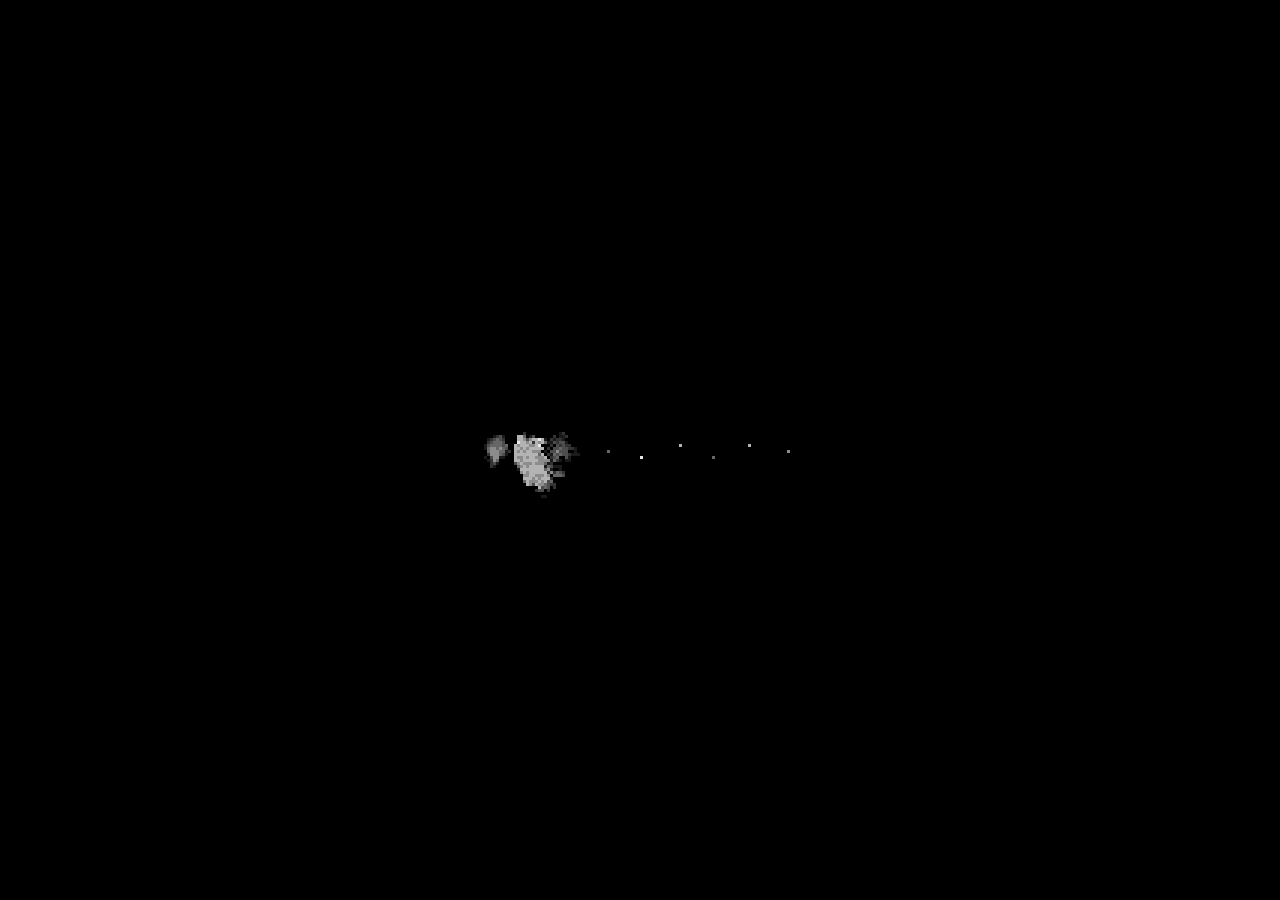
<file: index.html>
<!doctype html>
<html lang="en">
<head>
<meta charset="utf-8">
<meta name="viewport" content="width=device-width, initial-scale=1, viewport-fit=cover">
<title>Mold.log</title>
<link rel="icon" type="image/svg+xml" href="assets/favicon.svg">
<link rel="stylesheet" href="css/style.css">
</head>
<body>

<button id="sound-toggle" aria-label="Sound" aria-pressed="true" title="Turn sound off"><svg viewBox="0 0 12 12" width="24" height="24" shape-rendering="crispEdges" aria-hidden="true"><path d="M1 4h2v4H1zM3 3h1v6H3zM4 2h1v8H4zM5 1h1v10H5z"/><g class="on"><path d="M8 4h1v4H8zM10 2h1v8h-1z"/></g><g class="off"><path d="M1 1h1v1H1zM2 2h1v1H2zM3 3h1v1H3zM4 4h1v1H4zM5 5h2v2H5zM7 7h1v1H7zM8 8h1v1H8zM9 9h1v1H9zM10 10h1v1h-1zM10 1h1v1h-1zM9 2h1v1H9zM8 3h1v1H8zM7 4h1v1H7zM4 7h1v1H4zM3 8h1v1H3zM2 9h1v1H2zM1 10h1v1H1z"/></g></svg></button>
<button id="theme-toggle" aria-label="Invert colors" aria-pressed="false" title="Light theme"><svg viewBox="0 0 12 12" width="24" height="24" shape-rendering="crispEdges" aria-hidden="true"><path d="M4 1h4v1H4zM3 2h6v1H3zM2 3h2v1H2zM5 3h5v1H5zM2 4h1v1H2zM4 4h6v1H4zM2 5h8v1H2zM3 6h6v1H3zM4 7h4v1H4zM4 9h4v1H4zM5 10h2v1H5z"/></svg></button>
<button id="save" title="Save PNG">PNG</button>
<canvas id="fire-overlay" aria-hidden="true"></canvas>

<header id="status">
  <div id="phase">click inside the dish to place spores</div>
  <div id="species"></div>
</header>

<div id="wrap">
  <canvas id="stage"></canvas>
  <div id="bar">
    <button id="start">GROW</button>
    <button id="pause">PAUSE</button>
    <button id="reseed" title="Burn the dish clean">BURN</button>
  </div>
</div>

<!-- палитра штаммов: превью-квадратики работают как кисть -->
<aside id="strains" aria-label="Strain palette">
  <h2>Strains</h2>
  <div id="brushes"></div>
  <div id="strain-info"><em>Pick a strain, then click inside the dish.</em></div>
</aside>

<script src="js/rng.js"></script>
<script src="js/palette.js"></script>
<script src="assets/dish-photo.js"></script>
<script src="js/dish.js"></script>
<script src="js/fields.js"></script>
<script src="js/growth.js"></script>
<script src="js/scene.js"></script>
<script src="js/render.js"></script>
<script src="js/sound.js"></script>
<script src="assets/tweezers.js"></script>
<script src="js/cursor.js"></script>
<script src="js/preview.js"></script>
<script src="js/loader.js"></script>
<script src="assets/fire-frames.js"></script>
<script src="js/burn.js"></script>
<script src="js/skin.js"></script>
<script src="js/ui.js"></script>
<script src="js/glitch.js"></script>
<script src="js/main.js"></script>
</body>
</html>
</file>
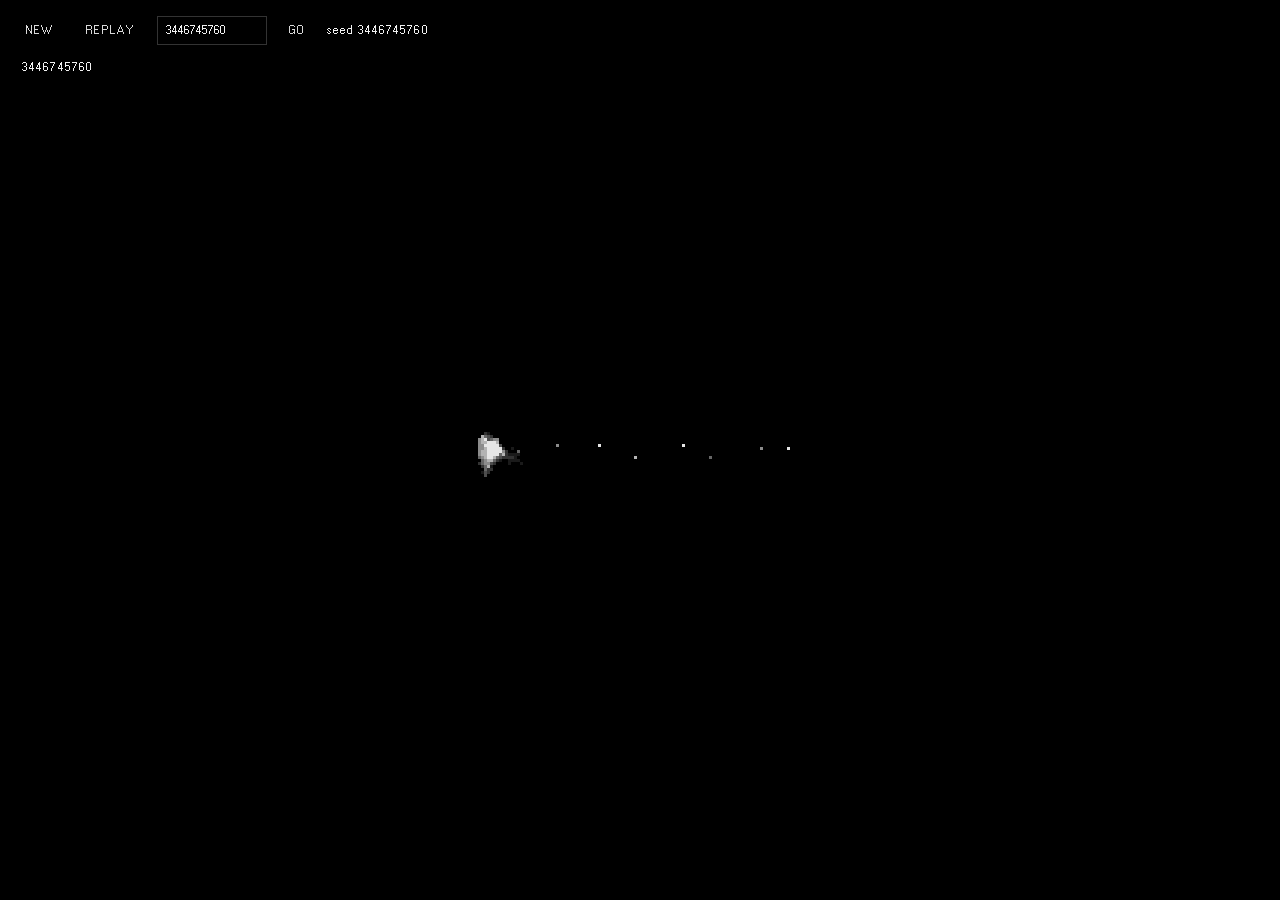
<file: tools/loader-lab.html>
<!doctype html>
<html lang="ru">
<head>
<meta charset="utf-8">
<title>Loader lab</title>
<link rel="stylesheet" href="../css/style.css">
<style>
  /* панель генератора поверх экрана загрузки */
  #lab {
    position: fixed; left: 16px; top: 16px; z-index: 200;
    display: flex; gap: 12px; align-items: center;
    color: #8c8c8c;
  }
  #lab button { padding: 6px 10px; }
  #lab input {
    width: 110px; background: #000; color: #f2f2f2; border: 1px solid #333;
    font: inherit; padding: 5px 8px;
  }
  #lab .hint { color: #4d4d4d; }
  #lab .ok { color: #f2f2f2; }
  #history {
    position: fixed; left: 16px; top: 56px; z-index: 200;
    display: flex; flex-wrap: wrap; gap: 4px 10px; max-width: 70vw;
  }
  #history button { padding: 4px 6px; color: #6a6a6a; }
  #history button.cur { color: #f2f2f2; }
</style>
</head>
<body>
<div id="lab">
  <button id="new">NEW</button>
  <button id="replay">REPLAY</button>
  <input id="seed" type="text" spellcheck="false">
  <button id="go">GO</button>
  <span id="msg" class="hint">seed определяет набор и порядок штаммов; выбери и пришли число</span>
</div>
<!-- история: все сгенерированные в этой вкладке, чтобы вернуться к любому -->
<div id="history"></div>

<script src="../js/rng.js"></script>
<script src="../js/palette.js"></script>
<script src="../js/dish.js"></script>
<script src="../js/fields.js"></script>
<script src="../js/growth.js"></script>
<script src="../js/scene.js"></script>
<script src="../js/render.js"></script>
<script src="../js/loader.js"></script>
<script>
(function () {
  var seedEl = document.getElementById('seed'), msg = document.getElementById('msg');
  var current = null;

  var hist = document.getElementById('history'), seen = {};

  function run(s) {
    current = s;
    seedEl.value = String(s);
    PM.loader.stop();
    PM.loader.start({ seed: s, loop: true });
    msg.textContent = 'seed ' + s;
    msg.className = 'ok';
    if (!seen[s]) {
      seen[s] = document.createElement('button');
      seen[s].textContent = String(s);
      seen[s].addEventListener('click', function () { run(s); });
      hist.appendChild(seen[s]);
    }
    var b = hist.querySelectorAll('button');
    for (var i = 0; i < b.length; i++) b[i].classList.toggle('cur', b[i].textContent === String(s));
  }

  document.getElementById('new').addEventListener('click', function () {
    run((Math.random() * 0xffffffff) >>> 0);
  });
  document.getElementById('replay').addEventListener('click', function () {
    if (current !== null) run(current);
  });
  document.getElementById('go').addEventListener('click', function () {
    var v = parseInt(seedEl.value, 10);
    if (!isNaN(v)) run(v >>> 0);
  });
  seedEl.addEventListener('keydown', function (e) {
    if (e.key === 'Enter') document.getElementById('go').click();
  });

  var h = location.hash.match(/seed=(\d+)/);
  run(h ? (parseInt(h[1], 10) >>> 0) : ((Math.random() * 0xffffffff) >>> 0));
})();
</script>
</body>
</html>
</file>
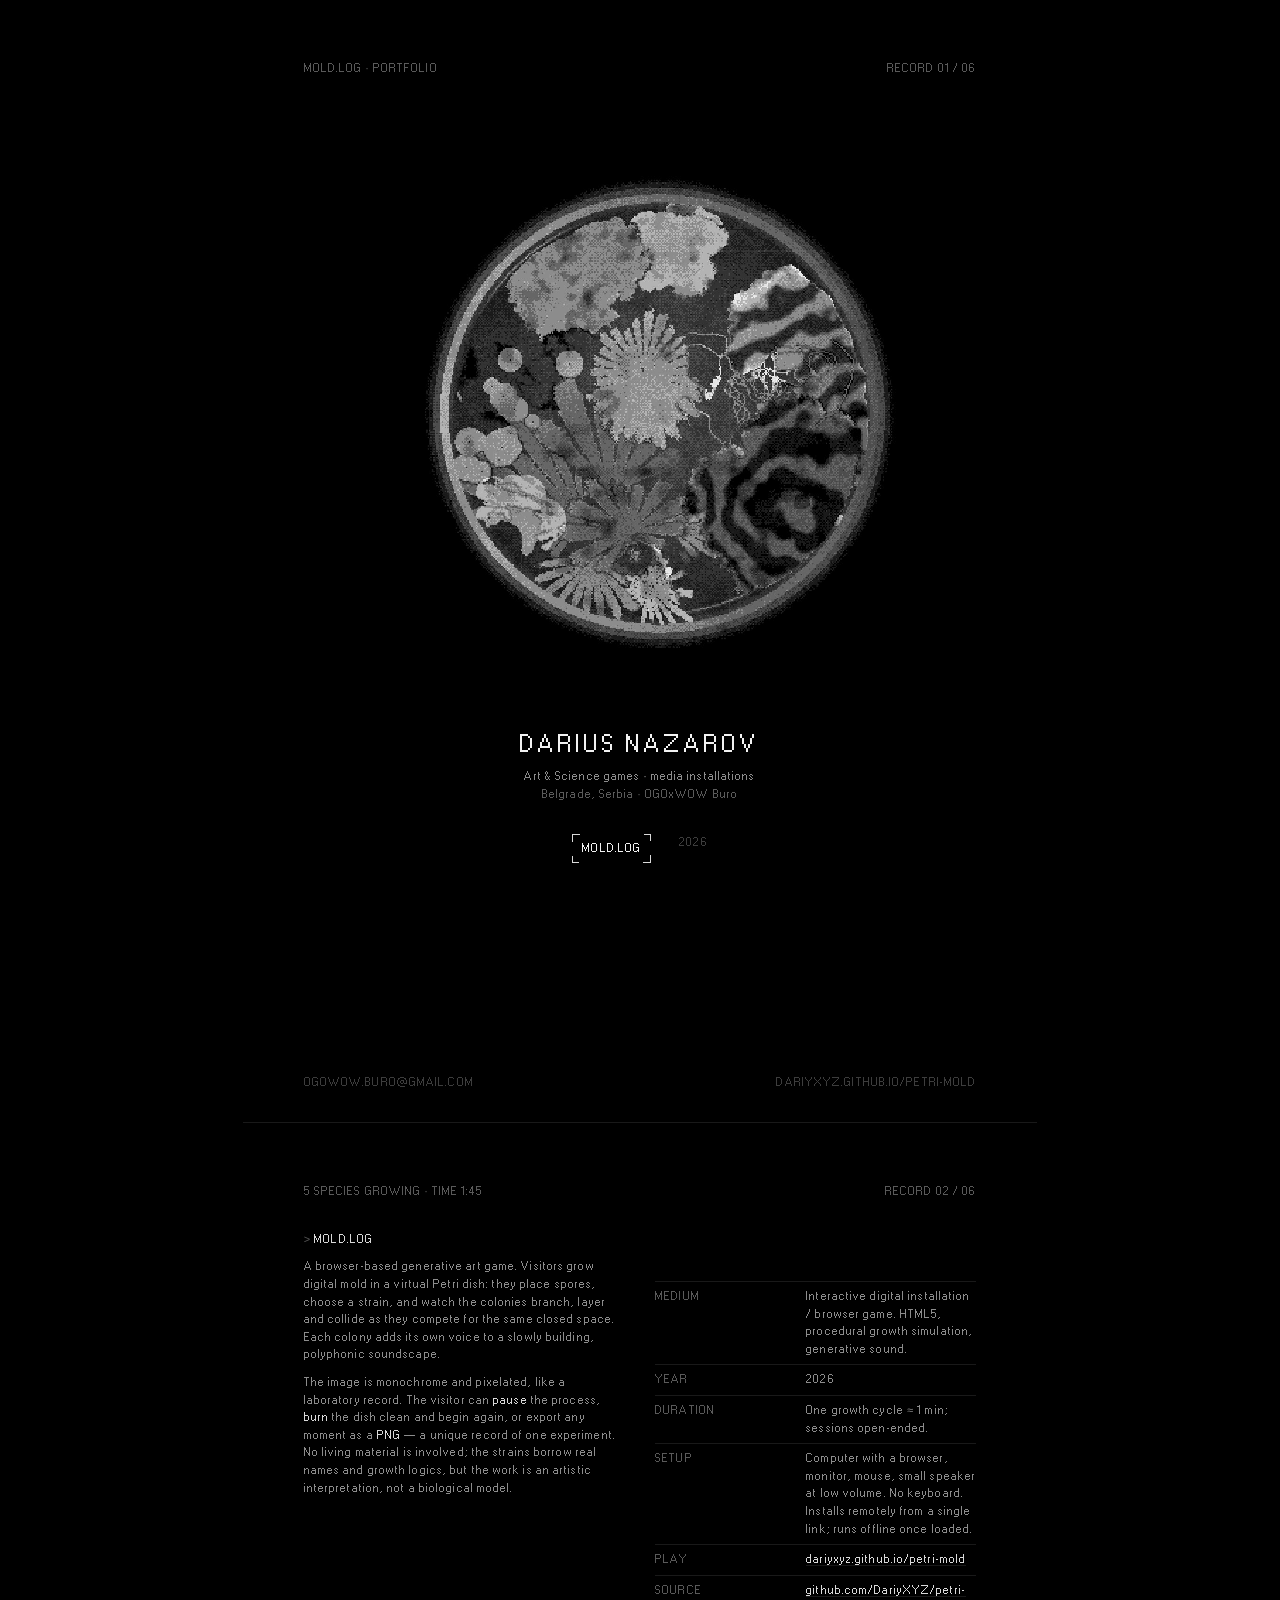
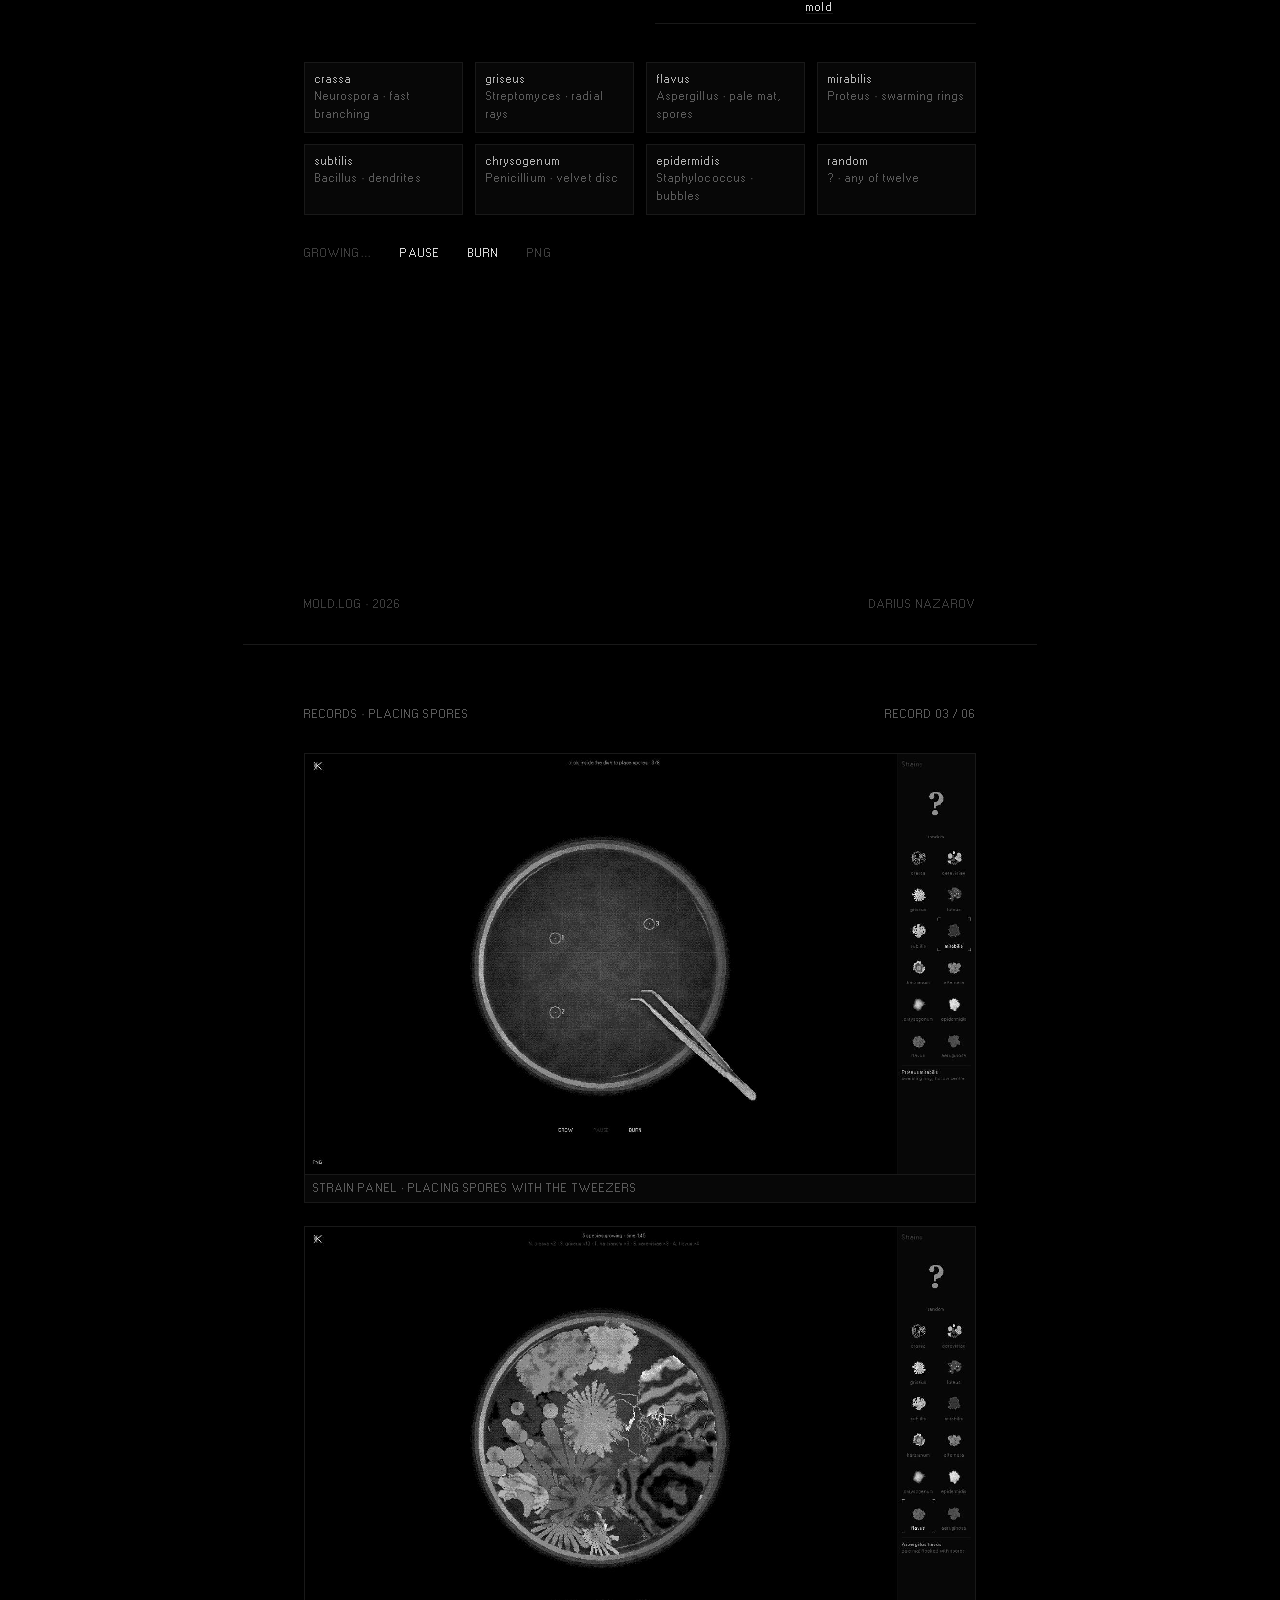
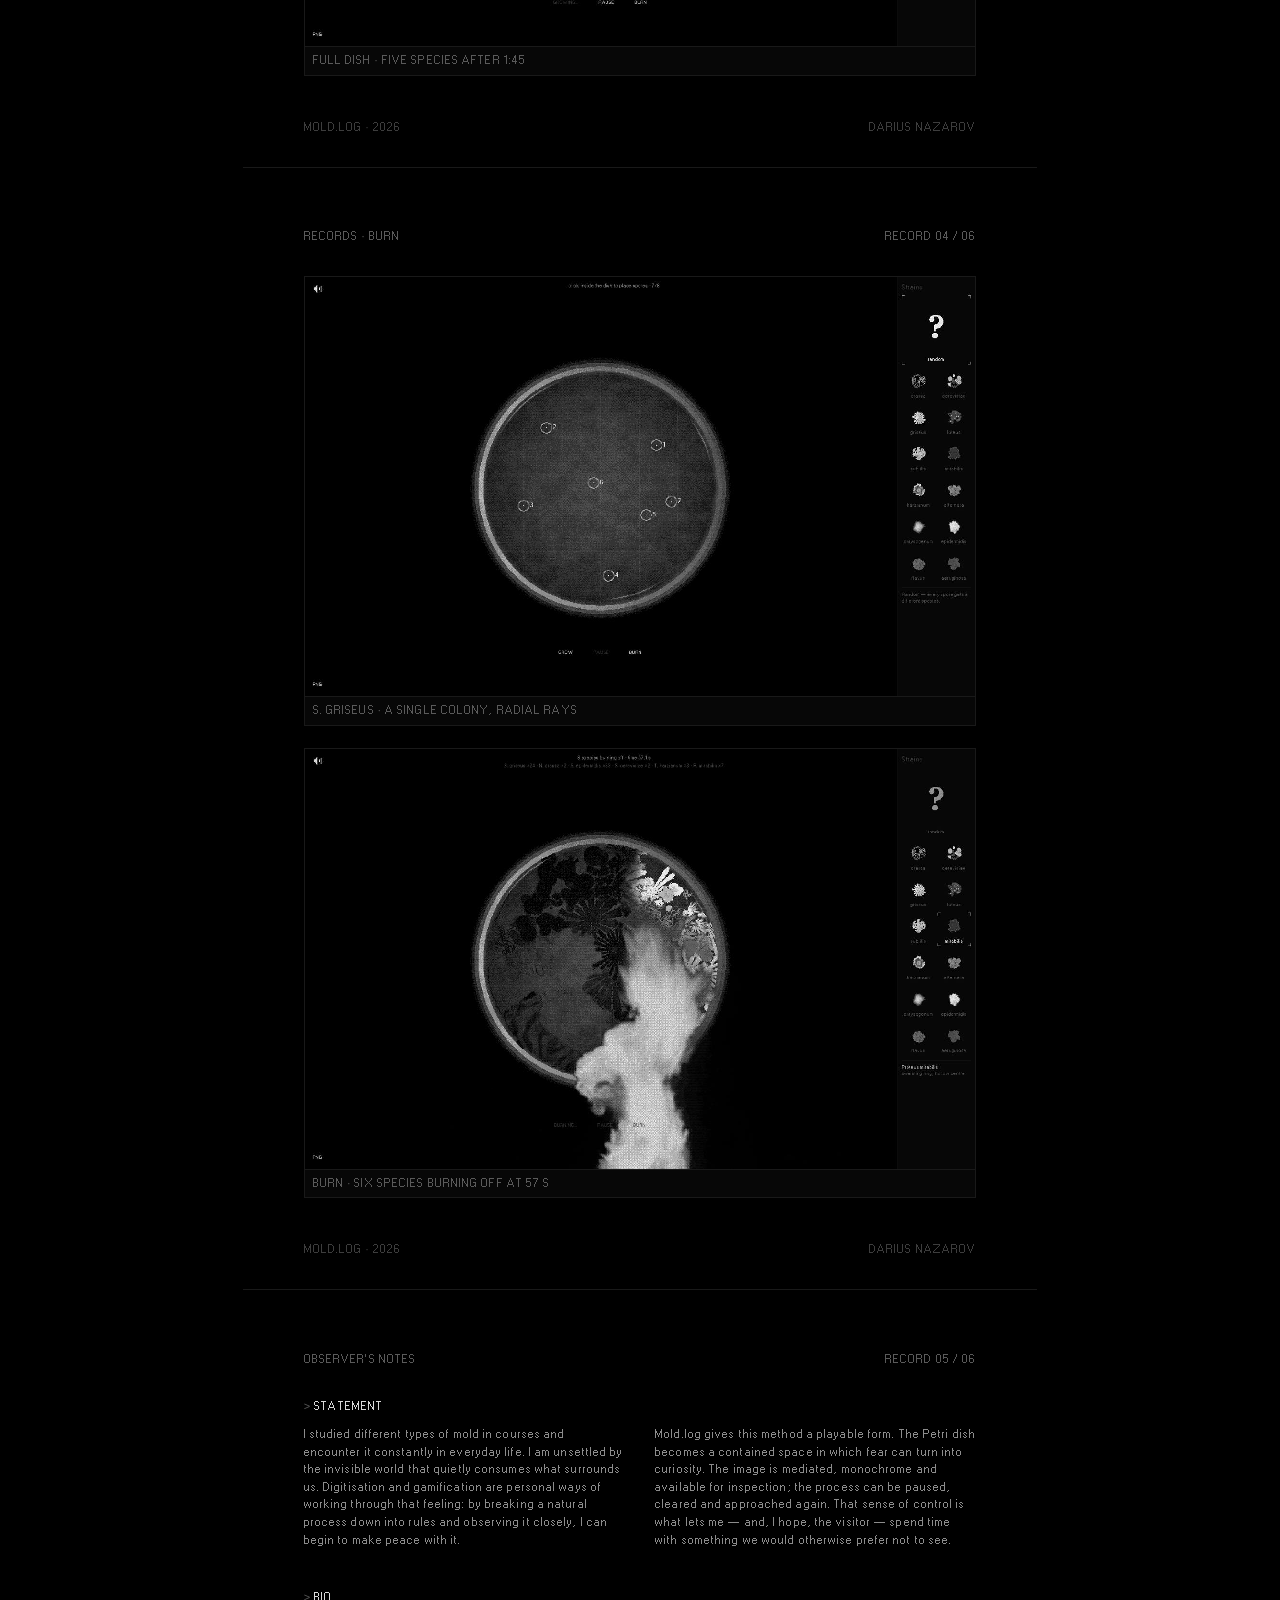
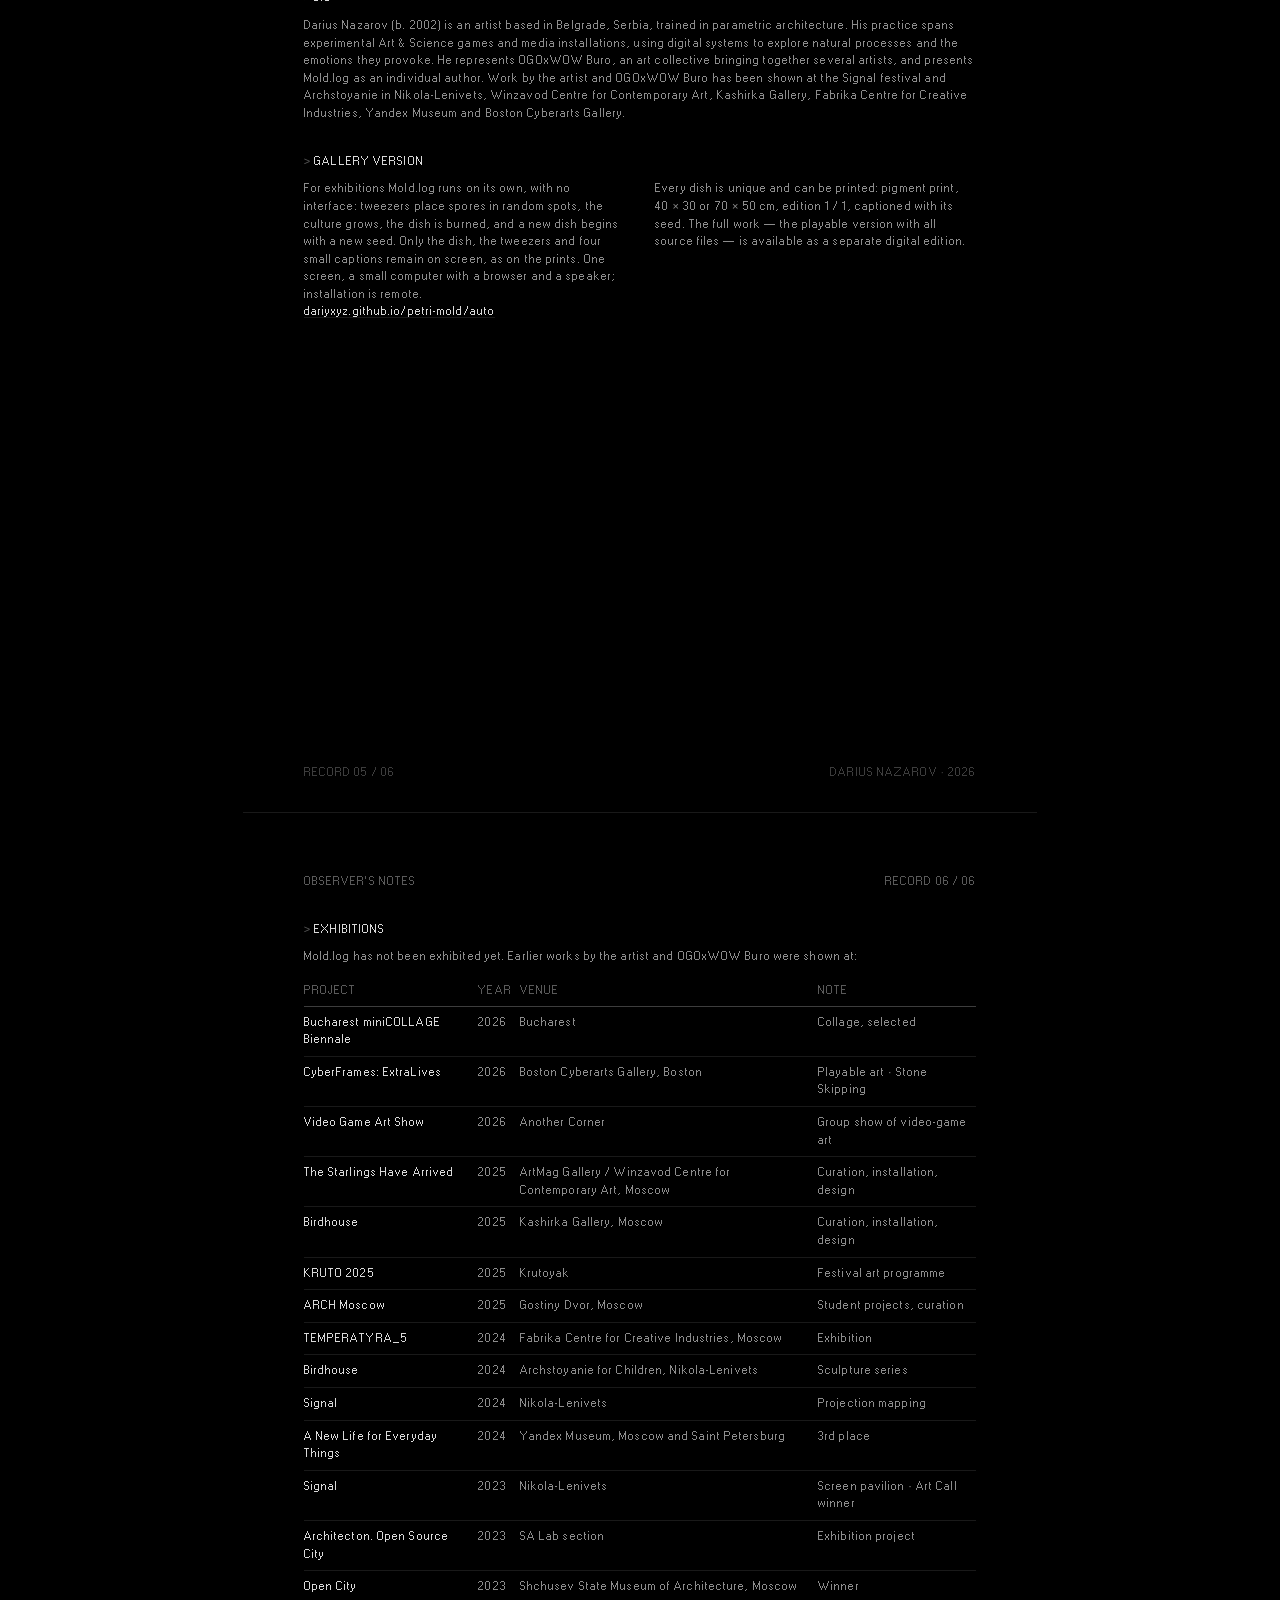
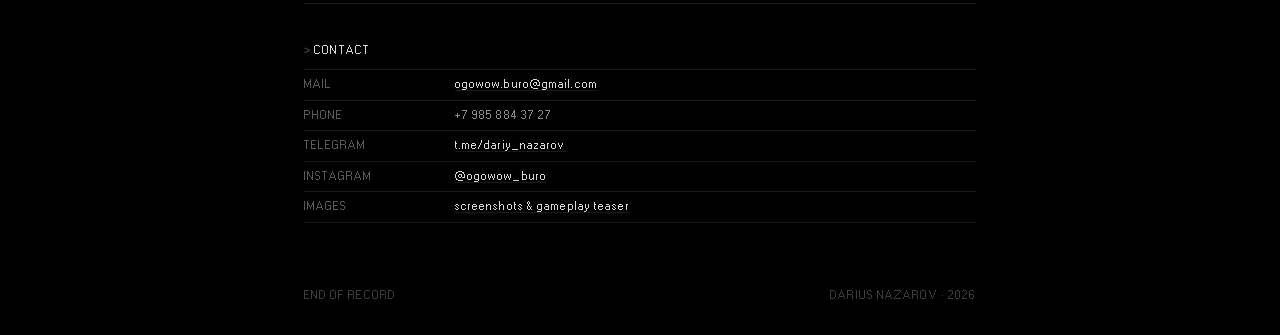
<file: docs/portfolio/archive-2026-10.html>
<!DOCTYPE html>
<html lang="en">
<head>
<meta charset="utf-8">
<meta name="viewport" content="width=device-width, initial-scale=1">
<title>Mold.log — Portfolio</title>
<meta name="description" content="Darius Nazarov — portfolio: Mold.log, a browser-based generative art game about mold.">
<link rel="icon" href="../../assets/favicon.svg">
<style>
@font-face { font-family: "Pixelated MS Sans Serif"; src: url("ms_sans_serif.woff2") format("woff2"); font-weight: normal; }
@font-face { font-family: "Pixelated MS Sans Serif"; src: url("ms_sans_serif_bold.woff2") format("woff2"); font-weight: bold; }

:root {
  --bg: #000; --panel: #070707; --line: #191919;
  --t0: #3d3d3d; --t1: #5a5a5a; --t2: #8c8c8c; --t3: #b3b3b3; --t4: #d9d9d9; --t5: #f2f2f2;
  --fs: 11px; --ls: 0.1em;
}
* { margin: 0; padding: 0; box-sizing: border-box; }
html { background: var(--bg); }
body {
  background: var(--bg); color: var(--t2);
  font: var(--fs)/1.6 "Pixelated MS Sans Serif", "MS Sans Serif", "Microsoft Sans Serif", Arial, sans-serif;
  -webkit-font-smoothing: none; font-smooth: never; letter-spacing: var(--ls);
  cursor: crosshair;
}
img { display: block; image-rendering: pixelated; image-rendering: crisp-edges; }
a { color: var(--t4); text-decoration: none; border-bottom: 1px solid var(--line); }
a:hover { color: var(--t5); border-color: var(--t2); }
b { color: var(--t4); font-weight: 400; }

/* ── page = one "record" ────────────────────────────────────── */
.page {
  position: relative; width: 210mm; min-height: 297mm; margin: 0 auto;
  padding: 16mm 16mm 14mm; page-break-after: always; break-after: page;
  border-bottom: 1px solid var(--line);
}
.page:last-child { border-bottom: 0; page-break-after: auto; break-after: auto; }

.hud { display: flex; justify-content: space-between; color: var(--t1); text-transform: uppercase; }
.hud .r { text-align: right; }
.foot { position: absolute; left: 16mm; right: 16mm; bottom: 8mm; display: flex; justify-content: space-between; color: var(--t0); text-transform: uppercase; }

h1, h2, h3 { font-weight: 400; font-size: var(--fs); letter-spacing: var(--ls); }
h1 { color: var(--t5); text-transform: uppercase; }
h2 { color: var(--t4); text-transform: uppercase; margin: 0 0 10px; }
h2::before { content: "> "; color: var(--t1); }
p { max-width: 118mm; margin-bottom: 10px; }
.dim { color: var(--t1); }
.lo { color: var(--t0); }

/* corner brackets — the game's selection marks */
.sel { position: relative; display: inline-block; padding: 6px 10px; color: var(--t5); }
.sel::before, .sel::after { content: ""; position: absolute; width: 7px; height: 7px; border: 1px solid var(--t4); }
.sel::before { left: 0; top: 0; border-right: 0; border-bottom: 0; }
.sel::after { right: 0; bottom: 0; border-left: 0; border-top: 0; }
.sel i { position: absolute; width: 7px; height: 7px; border: 1px solid var(--t4); }
.sel i:first-of-type { right: 0; top: 0; border-left: 0; border-bottom: 0; }
.sel i:last-of-type { left: 0; bottom: 0; border-right: 0; border-top: 0; }

/* cover */
.cover .dish { width: 150mm; margin: 14mm auto 10mm; }
.cover .title { text-align: center; }
.cover .title h1 { font-size: 22px; letter-spacing: .18em; margin-bottom: 6px; }
.cover .status { text-align: center; color: var(--t2); margin-top: 4px; }
.cover .status .dim { display: block; }

/* two-column blocks */
.cols { display: grid; grid-template-columns: 1fr 1fr; gap: 8mm; align-items: start; }
.grid4 { display: grid; grid-template-columns: repeat(4, 1fr); gap: 3mm; margin: 6mm 0 2mm; }
.shots { display: grid; grid-template-columns: 1fr; gap: 6mm; margin: 8mm 0 0; }
.shots figure { background: var(--panel); border: 1px solid var(--line); }
.shots img { width: 100%; }
.grid4 figure { background: var(--panel); border: 1px solid var(--line); }
.grid4 img { width: 100%; }
figcaption { color: var(--t1); padding: 5px 8px; border-top: 1px solid var(--line); text-transform: uppercase; }

/* key–value list, like the strain info panel */
.kv { border-top: 1px solid var(--line); margin: 6mm 0; }
.kv div { display: grid; grid-template-columns: 34mm 1fr; gap: 6mm; padding: 6px 0; border-bottom: 1px solid var(--line); }
.kv span:first-child { color: var(--t1); text-transform: uppercase; }

/* strains — the side panel tiles */
.strains { display: grid; grid-template-columns: repeat(4, 1fr); gap: 3mm; margin: 4mm 0 8mm; }
.strains div { background: var(--panel); border: 1px solid var(--line); padding: 8px 10px; color: var(--t1); }
.strains b { display: block; color: var(--t3); }

/* table — exhibitions */
table { width: 100%; border-collapse: collapse; }
th { text-align: left; color: var(--t1); font-weight: 400; text-transform: uppercase; padding: 6px 8px 6px 0; border-bottom: 1px solid var(--t0); }
td { vertical-align: top; padding: 7px 8px 7px 0; border-bottom: 1px solid var(--line); color: var(--t2); }
td:first-child { color: var(--t4); }

.bar { display: flex; gap: 28px; margin-top: 8mm; text-transform: uppercase; color: var(--t4); }
.bar span.dim { color: var(--t0); }

@media screen and (max-width: 820px) {
  .page { width: 100%; min-height: 0; padding: 24px 16px 60px; }
  .cover .dish { width: 100%; }
  .cols, .strains, .grid4 { grid-template-columns: 1fr 1fr; }
  .foot { left: 16px; right: 16px; }
}
@media print {
  @page { size: A4; margin: 0; }
  html, body { background: #000 !important; }
  .page { border: 0; margin: 0; width: 210mm; height: 297mm; min-height: 0; overflow: hidden; }
  a { border: 0; }
  * { -webkit-print-color-adjust: exact; print-color-adjust: exact; }
}
</style>
</head>
<body>

<!-- 1 · COVER -->
<section class="page cover">
  <div class="hud"><span>Mold.log · portfolio</span><span class="r">record 01 / 06</span></div>
  <img class="dish" src="img/dish.jpg" alt="A virtual Petri dish with five species of digital mold after two minutes of growth">
  <div class="title">
    <h1>Darius Nazarov</h1>
    <div class="status">Art &amp; Science games · media installations<span class="dim">Belgrade, Serbia · OGOxWOW Buro</span></div>
  </div>
  <div class="bar" style="justify-content:center"><span class="sel"><i></i><i></i>Mold.log</span><span class="dim">2026</span></div>
  <div class="foot"><span>ogowow.buro@gmail.com</span><span>dariyxyz.github.io/petri-mold</span></div>
</section>

<!-- 2 · THE WORK -->
<section class="page">
  <div class="hud"><span>5 species growing · time 1:45</span><span class="r">record 02 / 06</span></div>
  <h2 style="margin-top:8mm">Mold.log</h2>
  <div class="cols">
    <div>
      <p>A browser-based generative art game. Visitors grow digital mold in a virtual Petri dish: they place spores, choose a strain, and watch the colonies branch, layer and collide as they compete for the same closed space. Each colony adds its own voice to a slowly building, polyphonic soundscape.</p>
      <p>The image is monochrome and pixelated, like a laboratory record. The visitor can <b>pause</b> the process, <b>burn</b> the dish clean and begin again, or export any moment as a <b>PNG</b> — a unique record of one experiment. No living material is involved; the strains borrow real names and growth logics, but the work is an artistic interpretation, not a biological model.</p>
    </div>
    <div class="kv">
      <div><span>Medium</span><span>Interactive digital installation / browser game. HTML5, procedural growth simulation, generative sound.</span></div>
      <div><span>Year</span><span>2026</span></div>
      <div><span>Duration</span><span>One growth cycle ≈ 1 min; sessions open-ended.</span></div>
      <div><span>Setup</span><span>Computer with a browser, monitor, mouse, small speaker at low volume. No keyboard. Installs remotely from a single link; runs offline once loaded.</span></div>
      <div><span>Play</span><span><a href="https://dariyxyz.github.io/petri-mold/">dariyxyz.github.io/petri-mold</a></span></div>
      <div><span>Source</span><span><a href="https://github.com/DariyXYZ/petri-mold">github.com/DariyXYZ/petri-mold</a></span></div>
    </div>
  </div>

  <div class="strains">
    <div><b>crassa</b>Neurospora · fast branching</div>
    <div><b>griseus</b>Streptomyces · radial rays</div>
    <div><b>flavus</b>Aspergillus · pale mat, spores</div>
    <div><b>mirabilis</b>Proteus · swarming rings</div>
    <div><b>subtilis</b>Bacillus · dendrites</div>
    <div><b>chrysogenum</b>Penicillium · velvet disc</div>
    <div><b>epidermidis</b>Staphylococcus · bubbles</div>
    <div><b>random</b>? · any of twelve</div>
  </div>

  <div class="bar"><span class="dim">growing…</span><span>Pause</span><span>Burn</span><span class="dim">PNG</span></div>
  <div class="foot"><span>Mold.log · 2026</span><span>Darius Nazarov</span></div>
</section>

<!-- 3 · RECORDS I -->
<section class="page">
  <div class="hud"><span>Records · placing spores</span><span class="r">record 03 / 06</span></div>
  <div class="shots">
    <figure><img src="img/mold-1.jpg" alt=""><figcaption>Strain panel · placing spores with the tweezers</figcaption></figure>
    <figure><img src="img/mold-3.jpg" alt=""><figcaption>Full dish · five species after 1:45</figcaption></figure>
  </div>
  <div class="foot"><span>Mold.log · 2026</span><span>Darius Nazarov</span></div>
</section>

<!-- 4 · RECORDS II -->
<section class="page">
  <div class="hud"><span>Records · burn</span><span class="r">record 04 / 06</span></div>
  <div class="shots">
    <figure><img src="img/mold-2.jpg" alt=""><figcaption>S. griseus · a single colony, radial rays</figcaption></figure>
    <figure><img src="img/mold-4.jpg" alt=""><figcaption>Burn · six species burning off at 57 s</figcaption></figure>
  </div>
  <div class="foot"><span>Mold.log · 2026</span><span>Darius Nazarov</span></div>
</section>

<!-- 5 · STATEMENT · SHOWS · CONTACT -->
<section class="page">
  <div class="hud"><span>Observer's notes</span><span class="r">record 05 / 06</span></div>
  <h2 style="margin-top:8mm">Statement</h2>
  <div class="cols">
    <p>I studied different types of mold in courses and encounter it constantly in everyday life. I am unsettled by the invisible world that quietly consumes what surrounds us. Digitisation and gamification are personal ways of working through that feeling: by breaking a natural process down into rules and observing it closely, I can begin to make peace with it.</p>
    <p>Mold.log gives this method a playable form. The Petri dish becomes a contained space in which fear can turn into curiosity. The image is mediated, monochrome and available for inspection; the process can be paused, cleared and approached again. That sense of control is what lets me — and, I hope, the visitor — spend time with something we would otherwise prefer not to see.</p>
  </div>

  <h2 style="margin-top:8mm">Bio</h2>
  <p style="max-width:100%">Darius Nazarov (b. 2002) is an artist based in Belgrade, Serbia, trained in parametric architecture. His practice spans experimental Art &amp; Science games and media installations, using digital systems to explore natural processes and the emotions they provoke. He represents OGOxWOW Buro, an art collective bringing together several artists, and presents Mold.log as an individual author. Work by the artist and OGOxWOW Buro has been shown at the Signal festival and Archstoyanie in Nikola-Lenivets, Winzavod Centre for Contemporary Art, Kashirka Gallery, Fabrika Centre for Creative Industries, Yandex Museum and Boston Cyberarts Gallery.</p>

  <h2 style="margin-top:8mm">Gallery version</h2>
  <div class="cols">
    <p>For exhibitions Mold.log runs on its own, with no interface: tweezers place spores in random spots, the culture grows, the dish is burned, and a new dish begins with a new seed. Only the dish, the tweezers and four small captions remain on screen, as on the prints. One screen, a small computer with a browser and a speaker; installation is remote.<br><a href="https://dariyxyz.github.io/petri-mold/auto/">dariyxyz.github.io/petri-mold/auto</a></p>
    <p>Every dish is unique and can be printed: pigment print, 40 × 30 or 70 × 50 cm, edition 1 / 1, captioned with its seed. The full work — the playable version with all source files — is available as a separate digital edition.</p>
  </div>

  <div class="foot"><span>record 05 / 06</span><span>Darius Nazarov · 2026</span></div>
</section>

<section class="page">
  <div class="hud"><span>Observer's notes</span><span class="r">record 06 / 06</span></div>
  <h2 style="margin-top:8mm">Exhibitions</h2>
  <p style="max-width:100%">Mold.log has not been exhibited yet. Earlier works by the artist and OGOxWOW Buro were shown at:</p>
  <table>
    <tr><th>Project</th><th>Year</th><th>Venue</th><th>Note</th></tr>
    <tr><td>Bucharest miniCOLLAGE Biennale</td><td>2026</td><td>Bucharest</td><td>Collage, selected</td></tr>
    <tr><td>CyberFrames: ExtraLives</td><td>2026</td><td>Boston Cyberarts Gallery, Boston</td><td>Playable art · Stone Skipping</td></tr>
    <tr><td>Video Game Art Show</td><td>2026</td><td>Another Corner</td><td>Group show of video-game art</td></tr>
    <tr><td>The Starlings Have Arrived</td><td>2025</td><td>ArtMag Gallery / Winzavod Centre for Contemporary Art, Moscow</td><td>Curation, installation, design</td></tr>
    <tr><td>Birdhouse</td><td>2025</td><td>Kashirka Gallery, Moscow</td><td>Curation, installation, design</td></tr>
    <tr><td>KRUTO 2025</td><td>2025</td><td>Krutoyak</td><td>Festival art programme</td></tr>
    <tr><td>ARCH Moscow</td><td>2025</td><td>Gostiny Dvor, Moscow</td><td>Student projects, curation</td></tr>
    <tr><td>TEMPERATYRA_5</td><td>2024</td><td>Fabrika Centre for Creative Industries, Moscow</td><td>Exhibition</td></tr>
    <tr><td>Birdhouse</td><td>2024</td><td>Archstoyanie for Children, Nikola-Lenivets</td><td>Sculpture series</td></tr>
    <tr><td>Signal</td><td>2024</td><td>Nikola-Lenivets</td><td>Projection mapping</td></tr>
    <tr><td>A New Life for Everyday Things</td><td>2024</td><td>Yandex Museum, Moscow and Saint Petersburg</td><td>3rd place</td></tr>
    <tr><td>Signal</td><td>2023</td><td>Nikola-Lenivets</td><td>Screen pavilion · Art Call winner</td></tr>
    <tr><td>Architecton. Open Source City</td><td>2023</td><td>SA Lab section</td><td>Exhibition project</td></tr>
    <tr><td>Open City</td><td>2023</td><td>Shchusev State Museum of Architecture, Moscow</td><td>Winner</td></tr>
  </table>

  <h2 style="margin-top:10mm">Contact</h2>
  <div class="kv" style="margin-top:0">
    <div><span>Mail</span><span><a href="mailto:ogowow.buro@gmail.com">ogowow.buro@gmail.com</a></span></div>
    <div><span>Phone</span><span>+7 985 884 37 27</span></div>
    <div><span>Telegram</span><span><a href="https://t.me/dariy_nazarov">t.me/dariy_nazarov</a></span></div>
    <div><span>Instagram</span><span><a href="https://www.instagram.com/ogowow_buro/">@ogowow_buro</a></span></div>
    <div><span>Images</span><span><a href="https://drive.google.com/drive/folders/1zaVo7N3MKv_c3ov3awPn4IomXxDs-FVz">screenshots &amp; gameplay teaser</a></span></div>
  </div>
  <div class="foot"><span>end of record</span><span>Darius Nazarov · 2026</span></div>
</section>

</body>
</html>
</file>
<file: css/style.css>
* { margin: 0; padding: 0; box-sizing: border-box; }

/* --k — шаг пикселя чашки на экране, ставит js/main.js. Кнопки считают от
   него всё: кегль, рамку, отступы — и живут в той же сетке, что чашка. */
:root { --k: 2; --dpr: 1; }

/* Растровый MS Sans Serif из Windows 95 (FontStruction «lou», CC BY-SA 3.0,
   конвертация из 98.css). Нарисован под 11 px: любой другой кегль плывёт,
   поэтому кегль везде один и тот же, а сглаживание выключено. */
@font-face {
  font-family: "Pixelated MS Sans Serif";
  src: url("../assets/fonts/ms_sans_serif.woff2") format("woff2");
  font-weight: normal;
  font-style: normal;
}
@font-face {
  font-family: "Pixelated MS Sans Serif";
  src: url("../assets/fonts/ms_sans_serif_bold.woff2") format("woff2");
  font-weight: bold;
  font-style: normal;
}

html, body {
  /* обычной стрелки в кадре не бывает: везде прицел, над чашкой — пинцет */
  cursor: crosshair;
  background: #000;
  color: #8c8c8c;
  font: 11px/1.5 "Pixelated MS Sans Serif", "MS Sans Serif",
        "Microsoft Sans Serif", Arial, sans-serif;
  -webkit-font-smoothing: none;
  letter-spacing: 0.1em;               /* пропорционально кеглю, везде одинаково */
  height: 100%;
  overflow: hidden;
  -webkit-text-size-adjust: 100%;
  touch-action: manipulation;
}

#stage {
  display: block;
  image-rendering: pixelated;
  image-rendering: crisp-edges;
  touch-action: none;
}

/* пока расставляют споры, роль курсора играет крупный пинцет (js/cursor.js) */
#stage.has-tool { cursor: none; }
body.running #stage.has-tool { cursor: crosshair; }

#tool {
  position: fixed;
  z-index: 25;
  display: none;
  pointer-events: none;
  image-rendering: pixelated;
  filter: drop-shadow(0 0 6px rgba(0, 0, 0, .85));
}
body.running #stage { cursor: default; }

#wrap {
  height: 100%;
  display: flex;
  flex-direction: column;
  align-items: center;
  justify-content: center;
  gap: 12px;
  padding: 78px 212px 24px 8px;
}

#bar { display: flex; gap: 28px; justify-content: center; }

/* Сводка вверху: сколько видов растёт и какие именно. Внизу остаётся
   чистое чёрное поле с чашкой. */
#status {
  position: fixed;
  top: 14px;
  left: 130px;
  right: 262px;
  z-index: 14;
  text-align: center;
  pointer-events: none;
}
#phase { color: #8c8c8c; }
#species {
  margin: 4px auto 0;
  max-width: 620px;                    /* не растягивать строку во весь экран */
  color: #4d4d4d;
  line-height: 1.5;
}

/* ---------- палитра штаммов ---------- */

#strains {
  position: fixed;
  top: 0; right: 0;
  z-index: 16;
  width: 200px;
  height: 100%;
  overflow-y: auto;
  overscroll-behavior: contain;
  background: #070707;
  border-left: 1px solid #191919;
  padding: 14px 12px 20px;
}

#brushes {
  display: grid;
  grid-template-columns: 1fr 1fr;
  gap: 8px 6px;
}

/* Плитка — образец плесени и подпись, без плашки. Выбор — подпись ярче
   и те же четыре уголка, что у кнопок. */
.tile {
  position: relative;
  display: grid;
  gap: 2px;
  justify-items: center;
  padding: 4px 3px 5px;
  background: transparent;
  border: 0;
  border-radius: 0;
  font-size: 11px;
  overflow: hidden;
  /* квадрат, образец по центру — как на телефоне */
  aspect-ratio: 1;
  grid-template-rows: 1fr auto;
}
.tile:hover:not(:disabled) .corner { display: none; }
.tile.on .corner, .tile.on:hover:not(:disabled) .corner { display: block; }
.tile canvas {
  width: 48px;
  height: auto;
  display: block;
  align-self: center;
  image-rendering: pixelated;
}
.tile .cap {
  line-height: 1.2;
  color: #5a5a5a;
  text-align: center;
  white-space: nowrap;
}
.tile:hover .cap { color: #8c8c8c; }
.tile.on .cap { color: #f2f2f2; }

#strain-info {
  margin-top: 12px;
  padding-top: 10px;
  border-top: 1px solid #191919;
  color: #5a5a5a;
  line-height: 1.45;
}
#strain-info b { color: #b3b3b3; font-weight: 400; }
/* у растрового шрифта нет курсива, а синтетический наклон рвёт пиксели */
em { font-style: normal; }

/* ---------- кнопка панели ---------- */

#save, #sound-toggle, #theme-toggle {
  position: fixed;
  z-index: 30;
  width: 40px;
  height: 36px;
  padding: 0;
  display: grid;
  place-items: center;
}
#sound-toggle svg { fill: #d9d9d9; display: block; }
#sound-toggle:hover svg { fill: #fff; }
#sound-toggle .off { display: none; }
#sound-toggle.off .on { display: none; }
#sound-toggle.off .off { display: block; }
#sound-toggle.off svg { fill: #6a6a6a; }
#sound-toggle.off .off { fill: #f2f2f2; }
#save { left: 12px; bottom: 12px; }
#sound-toggle { left: 12px; top: 12px; }
#theme-toggle { left: 52px; top: 12px; }
#theme-toggle svg { fill: #d9d9d9; display: block; }
#theme-toggle:hover svg { fill: #fff; }

/* Светлая тема — та же картинка в негативе: инвертируется вся страница
   целиком, вместе с холстом, пламенем и пинцетом. Фильтр на корне не
   ломает fixed-позиционирование (корень и так их контейнер). */
html.light { filter: invert(1); }

/* сбой (js/glitch.js): слои-копии страницы поверх, каждый показывает свой
   обрезанный и сдвинутый кусок экрана; полосы — выпадение и инверсия строк */
.glitch-layer {
  position: fixed; inset: 0;
  z-index: 40;
  display: none;
  background: #000;
  pointer-events: none;
  overflow: hidden;
  will-change: transform, clip-path;
}
.glitch-mark {
  position: fixed; left: 0; right: 0;
  z-index: 41;
  display: none;
  pointer-events: none;
}
.glitch-mark.drop { background: #000; }
.glitch-mark.invert { background: #d0d0d0; mix-blend-mode: difference; }
/* весь макет вздрагивает ступеньками в такт огибающей: средний, сильный,
   длинная пауза, слабый отголосок */
body.glitching > #wrap { animation: glitch-jitter 1.3s steps(1) both; }
@keyframes glitch-jitter {
  0%   { transform: translate(0, 0); }
  4%   { transform: translate(2px, 0); }
  10%  { transform: translate(-2px, 1px); }
  17%  { transform: translate(4px, 0); }
  22%  { transform: translate(-3px, 1px); }
  28%  { transform: translate(2px, -1px); }
  33%  { transform: translate(-2px, 0); }
  36%  { transform: translate(0, 0); }
  74%  { transform: translate(2px, 0); }
  77%  { transform: translate(-1px, 0); }
  79%  { transform: translate(0, 0); }
  100% { transform: translate(0, 0); }
}
}
}
}
/* Серые подписи на белом теряются: в светлой теме исходные цвета ярче,
   чтобы после инверсии выйти темнее (значения — до инверсии). */
html.light body, html.light #phase { color: #aaa; }
html.light #species { color: #7f7f7f; }
html.light .tile .cap, html.light #strain-info { color: #888; }
html.light .tile:hover .cap { color: #bbb; }
html.light h2 { color: #757575; }
html.light button:disabled { color: #5f5f5f; }
#fire-overlay {
  position: fixed; inset: 0;
  width: 100%; height: 100%;
  pointer-events: none;
  z-index: 10;
  image-rendering: pixelated;
}
#bar { position: relative; z-index: 15; }
/* плитка «случайно»: на всю ширину, в центре пятно-«?» */
/* плитка «случайно» — квадрат в две ячейки, знак по центру */
.tile-random {
  grid-column: 1 / -1;
  aspect-ratio: 1;
  grid-template-rows: 1fr auto;
}
.tile-random canvas { width: 88px; height: 88px; align-self: center; }
button:focus { outline: none; }        /* выделение — уголки, не обводка фокуса */

/* Невысокое окно на десктопе (ноутбук, запись 1280×720): палитра из
   квадратов полного размера не влезала по высоте, последний ряд штаммов
   уходил под прокрутку. Плитки остаются квадратными, но мельче. */
@media (min-width: 761px) and (pointer: fine) and (max-height: 860px) {
  #brushes { grid-template-columns: repeat(2, 70px); justify-content: center; gap: 4px 8px; }
  .tile canvas { width: 40px; }
  .tile-random canvas { width: 64px; height: 64px; }
  .tile .cap { letter-spacing: 0.02em; }
}
}

h2 {
  color: #3d3d3d;
  font-weight: 400;
  margin: 6px 0 5px;
}
#strains h2 { margin: 0 0 8px; }

button {
  cursor: crosshair;
}

/* Кнопка — только надпись. Наведение рисует четыре тонких уголка: один
   псевдоэлемент с рамкой в 1 px, из которого маска оставляет только углы.
   Рамка, а не картинка: браузер сажает её на пиксель экрана при любом
   масштабе, картинка на дробной позиции размывалась. Нажатие (.pressed,
   держит js/skin.js 220 мс) сдвигает уголки на пиксель внутрь. */
button {
  position: relative;
  background: transparent;
  color: #d9d9d9;
  border: 0;
  font: inherit;
  /* у кнопок браузер сбрасывает трекинг в normal — вернуть общий */
  letter-spacing: inherit;
  font-size: 11px;
  line-height: 1.4;
  padding: 9px 12px;
  border-radius: 0;
}
/* Уголки: четыре спана (js/ui.js corners) с рамкой в один пиксель экрана.
   Толщина задана в пикселях экрана (1px / dpr): css-пиксель на дробном
   dpr сажался то в один, то в два пикселя, и плечи выходили разной толщины. */
button .corner {
  position: absolute;
  width: 7px;
  height: 7px;
  border: 0 solid #f2f2f2;
  pointer-events: none;
  display: none;
}
button .c0 { top: 0; left: 0; border-top-width: calc(1px / var(--dpr)); border-left-width: calc(1px / var(--dpr)); }
button .c1 { top: 0; right: 0; border-top-width: calc(1px / var(--dpr)); border-right-width: calc(1px / var(--dpr)); }
button .c2 { bottom: 0; left: 0; border-bottom-width: calc(1px / var(--dpr)); border-left-width: calc(1px / var(--dpr)); }
button .c3 { bottom: 0; right: 0; border-bottom-width: calc(1px / var(--dpr)); border-right-width: calc(1px / var(--dpr)); }
button:hover:not(:disabled) { color: #ffffff; }
button:hover:not(:disabled) .corner { display: block; }
button.pressed:not(:disabled) .corner { display: block; border-color: #b3b3b3; }
button.pressed:not(:disabled) .c0 { top: 1px; left: 1px; }
button.pressed:not(:disabled) .c1 { top: 1px; right: 1px; }
button.pressed:not(:disabled) .c2 { bottom: 1px; left: 1px; }
button.pressed:not(:disabled) .c3 { bottom: 1px; right: 1px; }
button:disabled { color: #3a3a3a; }




/* ---------- телефон ---------- */

@media (max-width: 760px), (pointer: coarse) {

  #wrap { padding: 76px 6px 232px; gap: 12px; }

  #status { left: 8px; right: 8px; top: 66px; }

  /* палитра уезжает вниз и листается горизонтально */
  #strains {
    top: auto; bottom: 0; right: 0; left: 0;
    width: 100%;
    height: auto;
    max-height: 166px;
    overflow-x: auto;
    overflow-y: hidden;
    border-left: 0;
    border-top: 1px solid #191919;
    padding: 8px 10px;
  }
  #strains h2, #strain-info { display: none; }
  #brushes {
    display: grid;
    grid-template-rows: repeat(2, 72px);
    grid-auto-columns: 72px;
    grid-template-columns: none;
    grid-auto-flow: column;
    gap: 6px;
    width: max-content;
  }
  .tile { width: 72px; }
  .tile canvas { width: 48px; }
  .tile-random { width: 150px; grid-row: 1 / 3; grid-column: 1 / 3; aspect-ratio: auto; }
  .tile-random canvas { width: 88px; }


  /* три кнопки одной ширины, прижатые к нижнему краю над палитрой */
  #bar {
    position: fixed;
    left: 6px; right: 6px;
    bottom: 174px;
    gap: 8px;
    z-index: 15;
  }
  #bar button { flex: 1 1 0; min-width: 0; min-height: 46px; }

  #sound-toggle, #save, #theme-toggle { width: 48px; height: 44px; }
  /* верх: звук слева, PNG по центру, тема справа; низ целиком под палитру */
  #save { left: 50%; transform: translateX(-50%); top: 12px; bottom: auto; }
  #theme-toggle { left: auto; right: 12px; }

}

@media (max-height: 620px) and (pointer: coarse) {
  #species { display: none; }
}

/* ---------- загрузка ---------- */

#loader {
  position: fixed;
  inset: 0;
  z-index: 100;
  background: #000;
  display: grid;
  place-items: center;
  transition: opacity 0.45s;
}
#loader.out { opacity: 0; pointer-events: none; }
#loader .strip { position: relative; }
#loader canvas { image-rendering: pixelated; display: block; position: relative; }

/* ---------- автономный режим (auto/): только чашка и пинцет ---------- */
html.auto, html.auto * { cursor: none !important; }
html.auto #sound-toggle, html.auto #theme-toggle, html.auto #save,
html.auto #status, html.auto #bar, html.auto #strains { display: none !important; }
html.auto #wrap { padding: 0; gap: 0; }
/* подписи как на отпечатке: крошечные, по углам экрана */
.auto-cap { display: none; }
html.auto .auto-cap {
  display: block;
  position: fixed;
  z-index: 20;
  color: #6e6e6e;
  font-size: 11px;
  line-height: 1;
  letter-spacing: 0.04em;
  pointer-events: none;
  --m: max(18px, 3.1vmin);
}
html.auto .auto-cap.tl { left: var(--m); top: var(--m); }
html.auto .auto-cap.tr { right: var(--m); top: var(--m); }
html.auto .auto-cap.bl { left: var(--m); bottom: var(--m); }
html.auto .auto-cap.br { right: var(--m); bottom: var(--m); }
/* пока идёт заставка — подписей нет, как при первом открытии */
html.auto body:has(#loader) .auto-cap { visibility: hidden; }
</file>
